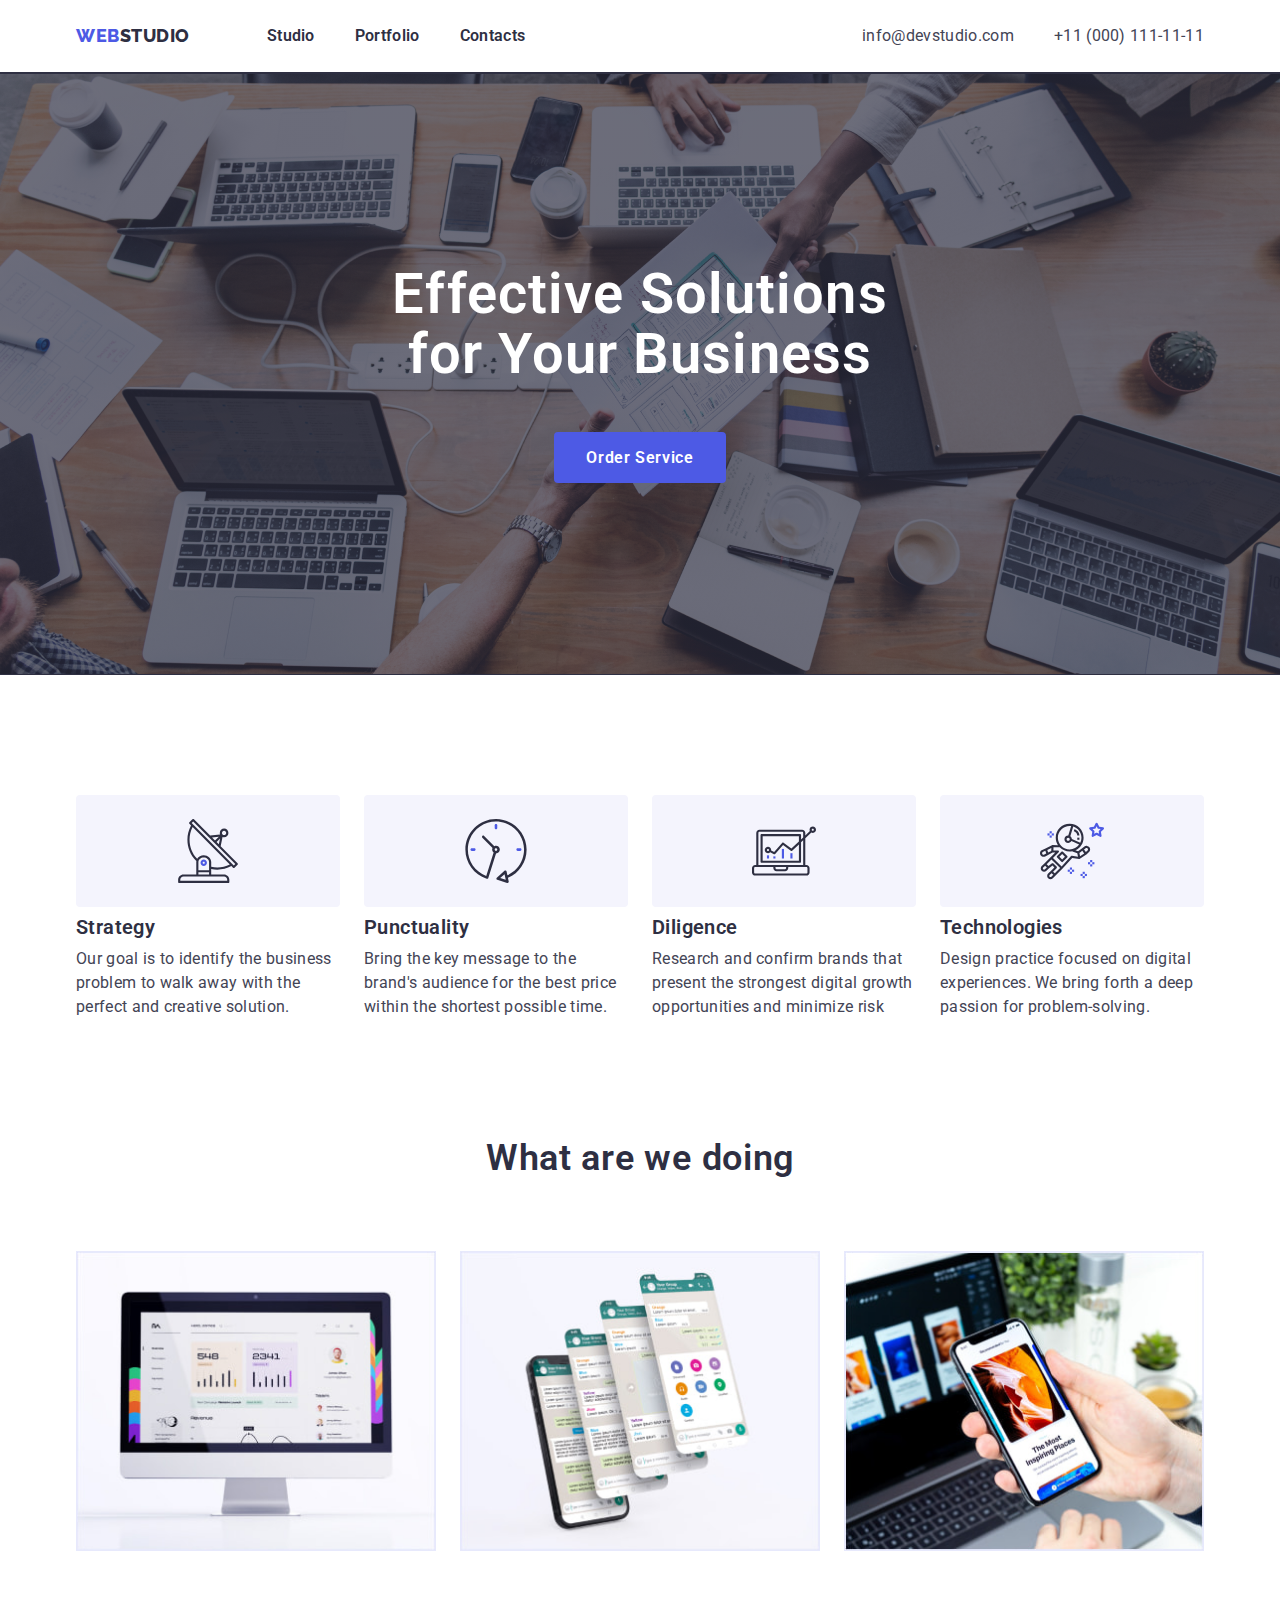
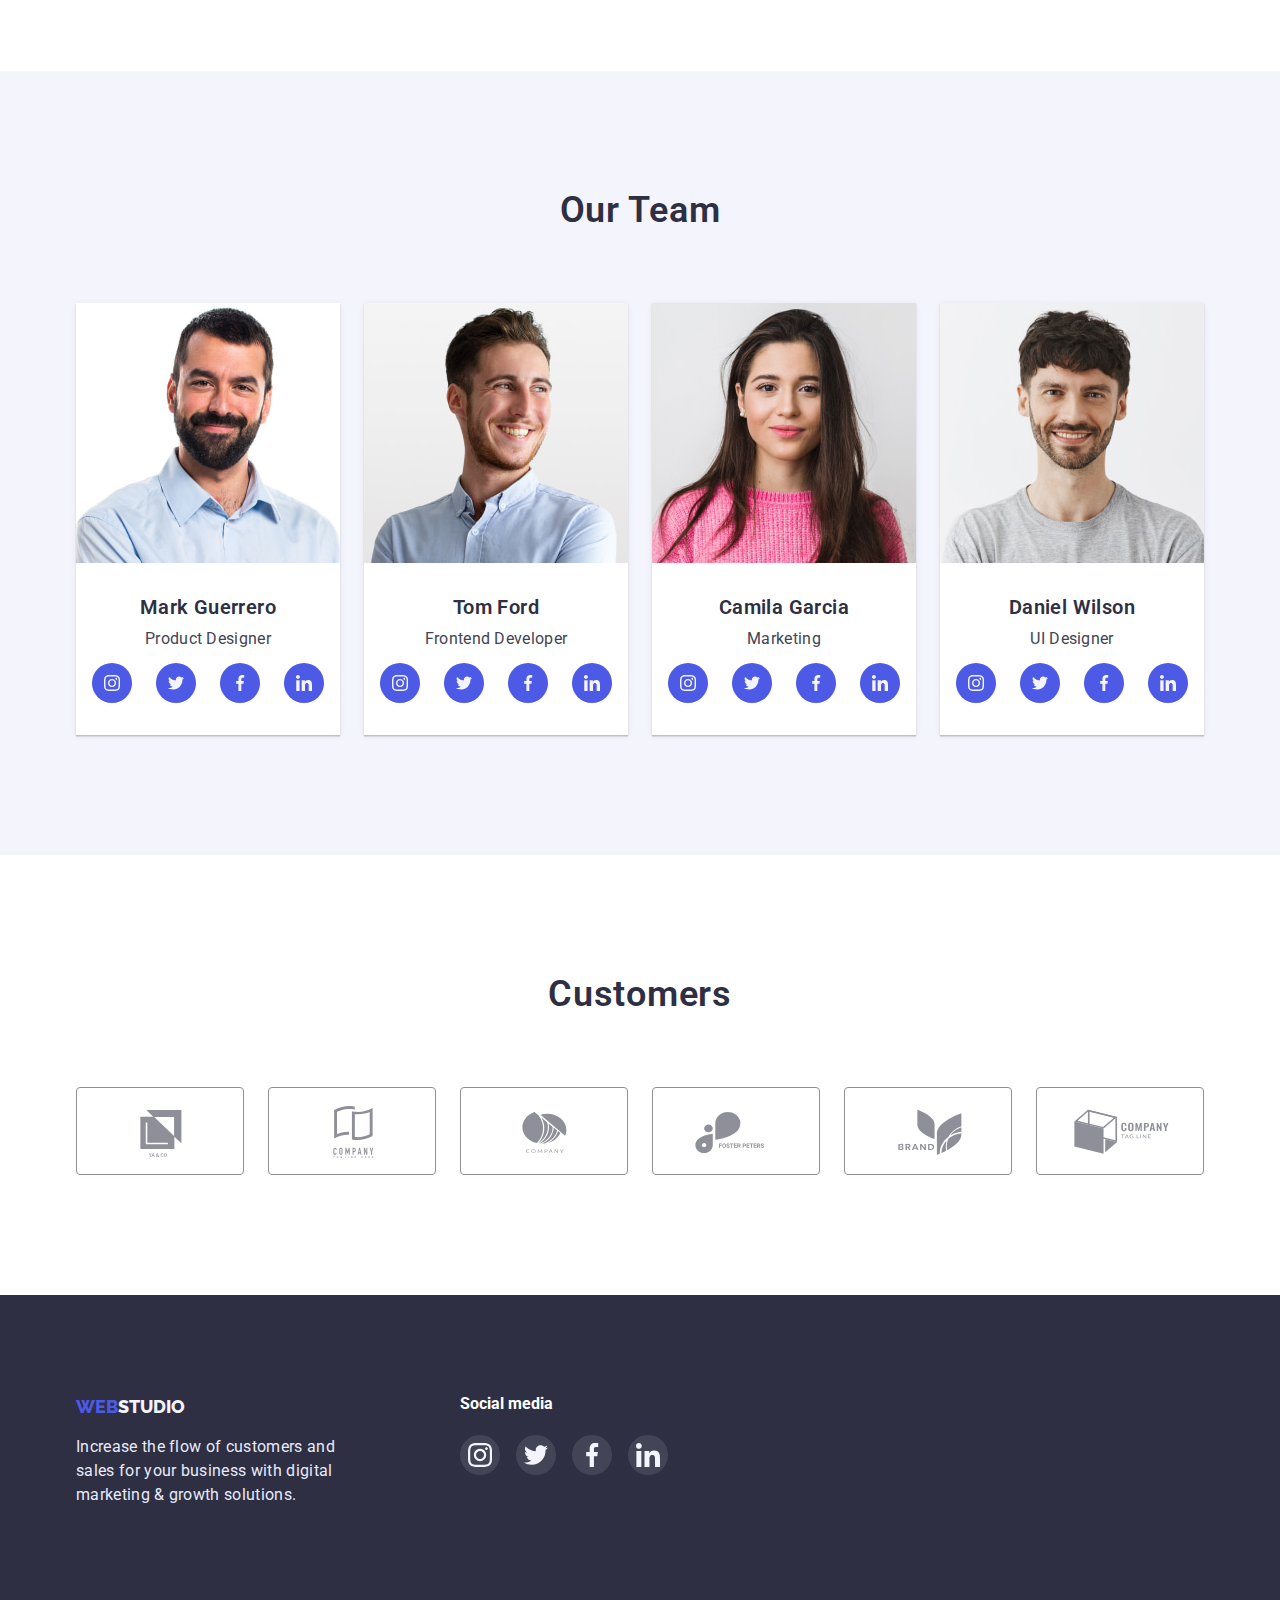
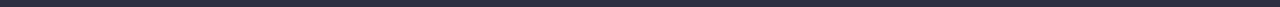
<file: index.html>
<!DOCTYPE html>
<html lang="en">
<head>
    <meta charset="UTF-8">
    <meta http-equiv="X-UA-Compatible" content="IE=edge">
    <meta name="viewport" content="width=device-width, initial-scale=1.0">

    <link
        rel="stylesheet"
        href="https://cdnjs.cloudflare.com/ajax/libs/modern-normalize/1.0.0/modern-normalize.min.css"
    />

    <link rel="preconnect" href="https://fonts.googleapis.com">
    <link rel="preconnect" href="https://fonts.gstatic.com" crossorigin>
    <link href="https://fonts.googleapis.com/css2?family=Roboto:wght@400;500;700;900&display=swap" rel="stylesheet">
    <link rel="preconnect" href="https://fonts.googleapis.com">
    <link rel="preconnect" href="https://fonts.gstatic.com" crossorigin>
    <link href="https://fonts.googleapis.com/css2?family=Raleway:wght@800&display=swap" rel="stylesheet">

    <link rel="stylesheet" href="./css/styles.css">   

    <title>Studio</title>

</head>
<body>

    <header class="wraper-conteiner">
        <div class="container top-line" >
            <nav class="container-logo">
                <a href="/" class="logo"><span class="logo-web">web</span>studio</a>
                <ul class="navigation">
                    <li class="navigation-content"><a href="./index.html">Studio</a></li>
                    <li class="navigation-content"><a href="./portfolio.html">Portfolio</a></li>
                    <li class="navigation-content"><a href="/">Contacts</a></li>
                </ul>
            </nav>            
            <address class="contacts-container">
                <a class="contacts" href="mailto:info@devstudio.com">info@devstudio.com</a>
                <a class="contacts" href="tel:+110001111111">+11 (000) 111-11-11</a>
            </address>
        </div>
    </header>

    <main>
        <section class="title-page">
            <div class="container">
                <h1 class="title">Effective Solutions for Your Business</h1>
                <button type="button" class="title-button">Order Service</button>
            </div>

        </section>
        <div class="section skils-container">
            <ul class="container skills">
                <li class="skills-cards">
                    <div>
                        <svg class="skills-icon">
                            <use href="./images/icons.svg#icon-antenna_1"></use>
                        </svg>
                    </div>
                    <h3>Strategy</h3>
                    <p class="comment">Our goal is to identify the business problem to walk away with the perfect and creative solution. </p>
                </li>
                <li class="skills-cards">
                    <div>
                        <svg class="skills-icon">
                            <use href="./images/icons.svg#icon-clock_1"></use>
                        </svg>
                    </div>
                    <h3>Punctuality</h3>
                    <p class="comment">Bring the key message to the brand's audience for the best price within the shortest possible time.</p>
                </li>
                <li class="skills-cards">
                    <div>
                        <svg class="skills-icon">
                            <use href="./images/icons.svg#icon-diagram_1"></use>
                        </svg>
                    </div>
                    <h3>Diligence</h3>
                    <p class="comment">Research and confirm brands that present the strongest digital growth opportunities and minimize risk</p>
                </li>            
                <li class="skills-cards">
                    <div>
                        <svg class="skills-icon">
                            <use href="./images/icons.svg#icon-astronaut_1"></use>
                        </svg>
                    </div>
                    <h3>Technologies</h3>
                    <p class="comment">Design practice focused on digital experiences. We bring forth a deep passion for problem-solving.</p>
                </li>
            </ul>            
        </div>

        <section class="section examples-section">
            <div class="container">
                <h2>What are we doing</h2>
                <ul class="examples">
                    <li class="example-cards"><img src="./images/image_1.jpg" alt="Website" width="360"/></li>
                    <li class="example-cards"><img src="./images/image_2.jpg" alt="Messenger" width="360"/></li>
                    <li class="example-cards"><img src="./images/image_3.jpg" alt="application" width="360"/></li>
                </ul> 
            </div>
       
        </section>
        <section class="team-list">
            <div class="section container">
                <h2>Our Team</h2>
                <ul class="team-container">
                    <li class="team-cards">
                        <img src="./images/mark_guerrero.jpg" alt="Photo Mark Guerrero" width="264"/>
                        <div class="team-description">
                            <h3>Mark Guerrero</h3>
                            <p class="comment">Product Designer</p>                       
                        <ul class="team-cards-social">
                            <li>
                                <a href="">
                                    <svg class="team-cards-svg">
                                        <use href="./images/icons.svg#icon-instagram_2"></use>
                                    </svg>
                                </a>    
                            </li>
                            <li>
                                <a href="">
                                    <svg class="team-cards-svg">
                                        <use href="./images/icons.svg#icon-twitter_1"></use>
                                    </svg>
                                </a>    
                            </li>
                            <li>
                                <a href="">
                                    <svg class="team-cards-svg">
                                        <use href="./images/icons.svg#icon-facebook_1"></use>
                                    </svg>
                                </a>    
                            </li>
                            <li>
                                <a href="">
                                    <svg class="team-cards-svg">
                                        <use href="./images/icons.svg#icon-linkedin_1"></use>
                                    </svg>
                                </a>    
                            </li>
                        </ul>
                        </div>
 

                    </li>
                    <li class="team-cards">
                        <img src="./images/tom_ford.jpg" alt="Photo Tom Ford" width="264"/>
                        <div class="team-description">
                            <h3>Tom Ford</h3>
                            <p class="comment">Frontend Developer</p>                        
                            <ul class="team-cards-social">
                                <li>
                                    <a href="">
                                        <svg class="team-cards-svg">
                                            <use href="./images/icons.svg#icon-instagram_2"></use>
                                        </svg>
                                    </a>    
                                </li>
                                <li>
                                    <a href="">
                                        <svg class="team-cards-svg">
                                            <use href="./images/icons.svg#icon-twitter_1"></use>
                                        </svg>
                                    </a>    
                                </li>
                                <li>
                                    <a href="">
                                        <svg class="team-cards-svg">
                                            <use href="./images/icons.svg#icon-facebook_1"></use>
                                        </svg>
                                    </a>    
                                </li>
                                <li>
                                    <a href="">
                                        <svg class="team-cards-svg">
                                            <use href="./images/icons.svg#icon-linkedin_1"></use>
                                        </svg>
                                    </a>    
                                </li>
                            </ul>
                        </div>

                        
                    </li>
                    <li class="team-cards">
                        <img src="./images/camila_garcia.jpg" alt="Photo Camila Garcia" width="264"/>
                        <div class="team-description">
                            <h3>Camila Garcia</h3>
                            <p class="comment">Marketing</p>                        
                            <ul class="team-cards-social">
                                <li>
                                    <a href="">
                                        <svg class="team-cards-svg">
                                            <use href="./images/icons.svg#icon-instagram_2"></use>
                                        </svg>
                                    </a>    
                                </li>
                                <li>
                                    <a href="">
                                        <svg class="team-cards-svg">
                                            <use href="./images/icons.svg#icon-twitter_1"></use>
                                        </svg>
                                    </a>    
                                </li>
                                <li>
                                    <a href="">
                                        <svg class="team-cards-svg">
                                            <use href="./images/icons.svg#icon-facebook_1"></use>
                                        </svg>
                                    </a>    
                                </li>
                                <li>
                                    <a href="">
                                        <svg class="team-cards-svg">
                                            <use href="./images/icons.svg#icon-linkedin_1"></use>
                                        </svg>
                                    </a>    
                                </li>
                            </ul>
                        </div>

                        
                    </li>
                    <li class="team-cards">
                        <img src="./images/daniel_wilson.jpg" alt="Photo Daniel Wilson"/>
                        <div class="team-description">
                            <h3>Daniel Wilson</h3>
                            <p class="comment">UI Designer</p>
                            <ul class="team-cards-social">
                                <li>
                                    <a href="">
                                        <svg class="team-cards-svg">
                                            <use href="./images/icons.svg#icon-instagram_2"></use>
                                        </svg>
                                    </a>    
                                </li>
                                <li>
                                    <a href="">
                                        <svg class="team-cards-svg">
                                            <use href="./images/icons.svg#icon-twitter_1"></use>
                                        </svg>
                                    </a>    
                                </li>
                                <li>
                                    <a href="">
                                        <svg class="team-cards-svg">
                                            <use href="./images/icons.svg#icon-facebook_1"></use>
                                        </svg>
                                    </a>    
                                </li>
                                <li>
                                    <a href="">
                                        <svg class="team-cards-svg">
                                            <use href="./images/icons.svg#icon-linkedin_1"></use>
                                        </svg>
                                    </a>    
                                </li>
                            </ul>
                        </div>

                        
                    </li>
                </ul>

            </div>

        </section>

        <section class="section">
            <h2>Customers</h2>
            <ul class="company">
                <li>
                    <a href="">
                        <svg class="company-svg">
                            <use href="./images/icons.svg#icon-Logo1"></use>
                        </svg>
                    </a>    
                </li>

                <li>
                    <a href="">
                        <svg class="company-svg">
                            <use href="./images/icons.svg#icon-Logo2"></use>
                        </svg>
                    </a>    
                </li>

                <li>
                    <a href="">
                        <svg class="company-svg">
                            <use href="./images/icons.svg#icon-Logo3"></use>
                        </svg>
                    </a>    
                </li>

                <li>
                    <a href="">
                        <svg class="company-svg">
                            <use href="./images/icons.svg#icon-Logo4"></use>
                        </svg>
                    </a>    
                </li>

                <li>
                    <a href="">
                        <svg class="company-svg">
                            <use href="./images/icons.svg#icon-Logo5"></use>
                        </svg>
                    </a>    
                </li>

                <li>
                    <a href="">
                        <svg class="company-svg">
                            <use href="./images/icons.svg#icon-Logo6"></use>
                        </svg>
                    </a>    
                </li>

            </ul>
        </section>
    </main>

    <footer class="bottom-of-page">
        <div class="container container-footer">
            <div>
                <a href="/" class="logo-bottom-of-page"><span class="logo-web">web</span>studio</a>
                <p class="p-bottom-of-page">Increase the flow of customers and sales for your business with digital marketing & growth solutions.</p>
            </div>   
            <div class="social-media-container">
                <h4>Social media</h4>
                <ul class="social-media">
                    <li>
                        <a href="">
                            <svg class="social-media-svg">
                                <use href="./images/icons.svg#icon-instagram_2"></use>
                            </svg>
                        </a>    
                    </li>
             
                    <li>
                        <a href="">
                            <svg class="social-media-svg">
                                <use href="./images/icons.svg#icon-twitter_1"></use>
                            </svg>
                        </a>    
                    </li>
                 
                    <li>
                        <a href="">
                            <svg class="social-media-svg">
                                <use href="./images/icons.svg#icon-facebook_1"></use>
                            </svg>
                        </a>    
                    </li>
           
                    <li>
                        <a href="">
                            <svg class="social-media-svg">
                                <use href="./images/icons.svg#icon-linkedin_1"></use>
                            </svg>
                        </a>    
                    </li>
              
                </ul>

            </div>
        </div>
        
    </footer>
    
</body>
</html>
</file>
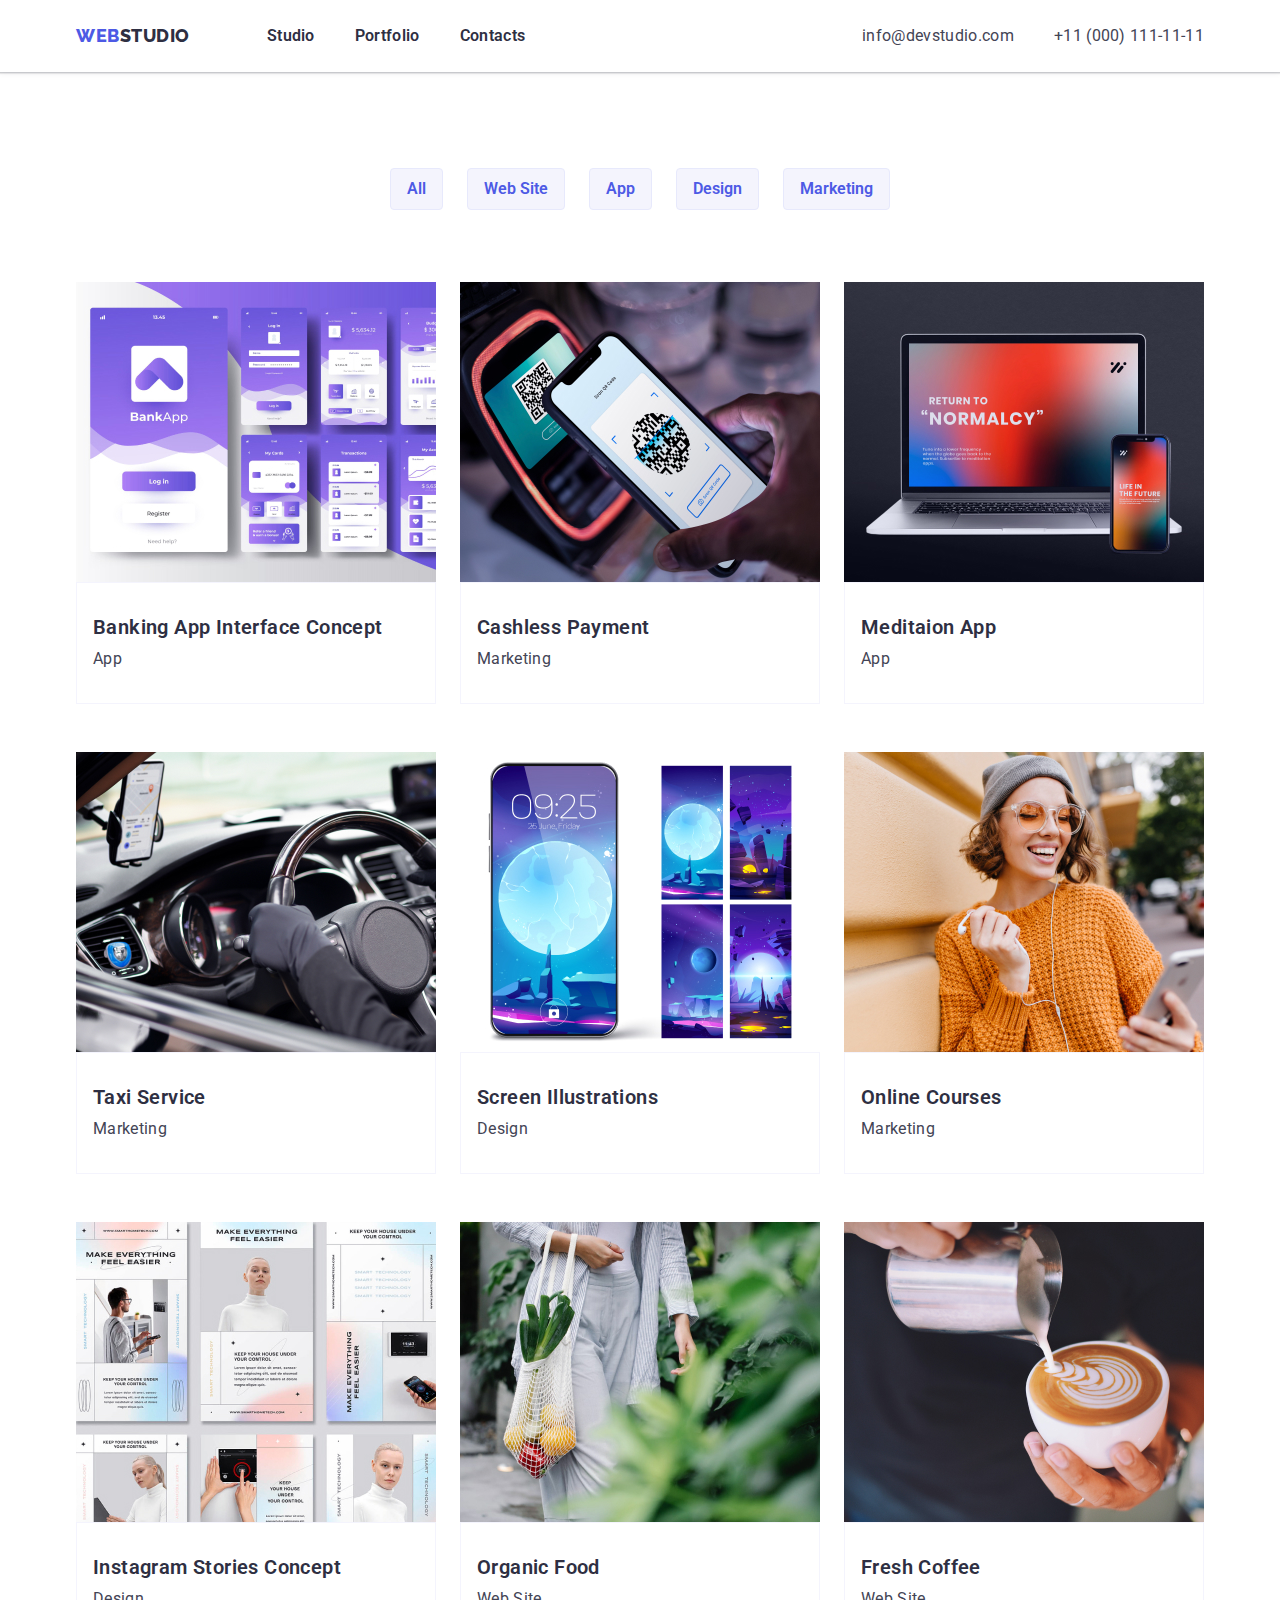
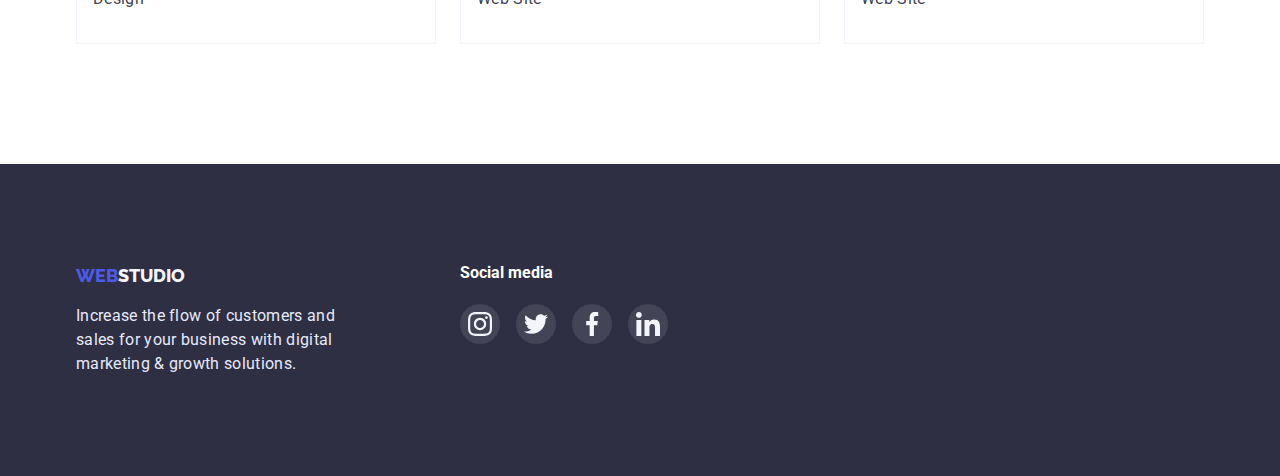
<file: portfolio.html>
<!DOCTYPE html>
<html lang="en">
<head>
    <meta charset="UTF-8">
    <meta http-equiv="X-UA-Compatible" content="IE=edge">
    <meta name="viewport" content="width=device-width, initial-scale=1.0">

    <link
        rel="stylesheet"
        href="https://cdnjs.cloudflare.com/ajax/libs/modern-normalize/1.0.0/modern-normalize.min.css"
    />

    <link rel="preconnect" href="https://fonts.googleapis.com">
    <link rel="preconnect" href="https://fonts.gstatic.com" crossorigin>
    <link href="https://fonts.googleapis.com/css2?family=Roboto:wght@400;500;700&display=swap" rel="stylesheet">
    <link rel="preconnect" href="https://fonts.googleapis.com">
    <link rel="preconnect" href="https://fonts.gstatic.com" crossorigin>
    <link href="https://fonts.googleapis.com/css2?family=Raleway:wght@800&display=swap" rel="stylesheet">

    <link rel="stylesheet" href="./css/styles.css">   

    <title>Portfolio</title>
</head>

<body>

    <header class="wraper-conteiner">
        <div class="container top-line" >
            <nav class="container-logo">
                <a href="/" class="logo"><span class="logo-web">web</span>studio</a>
                <ul class="navigation">
                    <li class="navigation-content"><a href="./index.html">Studio</a></li>
                    <li class="navigation-content"><a href="./portfolio.html">Portfolio</a></li>
                    <li class="navigation-content"><a href="/">Contacts</a></li>
                </ul>
            </nav>            
            <address class="contacts-container">
                <a class="contacts" href="mailto:info@devstudio.com">info@devstudio.com</a>
                <a class="contacts" href="tel:+110001111111">+11 (000) 111-11-11</a>
            </address>
        </div>
    </header>

    <main>
        <div class="container">
            <ul class="filter">
                <li><button type="button">All</button></li>
                <li><button type="button">Web Site</button></li>
                <li><button type="button">App</button></li>
                <li><button type="button">Design</button></li>
                <li><button type="button">Marketing</button></li>
            </ul>
        </div>

        <section class="section-portfolio">
            <ul class="container working-container">
                <li>
                    <a href="">
                        <img src="./images/banking-app-interface-concept.jpg" alt="Banking App" width="360"/>
                        <div class="working-description">
                            <h3>Banking App Interface Concept</h3>
                            <p class="comment">App</p>
                        </div>
                        
                    </a>
                <li>
                    <a href="">
                        <img src="./images/cashless_payment.jpg" alt="Cashless Payment" width="360"/>
                        <div class="working-description">
                            <h3>Cashless Payment</h3>
                            <p class="comment">Marketing</p>
                        </div>
                        
                    </a>
                </li>
                <li>
                    <a href="">
                        <img src="./images/meditaion-app.jpg" alt="Meditaion App" width="360"/>
                        <div class="working-description">
                            <h3>Meditaion App</h3>
                            <p class="comment">App</p>
                        </div>
                        
                    </a>
                </li>
                <li>
                    <a href="">
                        <img src="./images/taxi-service.jpg" alt="Taxi Service" width="360"/>
                        <div class="working-description">
                            <h3>Taxi Service</h3>
                            <p class="comment">Marketing</p>
                        </div>
                        
                    </a>
                </li>
                <li>
                    <a href="">
                        <img src="./images/screen-illustrations.jpg" alt="Screen Illustrations" width="360"/>
                        <div class="working-description">
                            <h3>Screen Illustrations</h3>
                            <p class="comment">Design</p>
                        </div>
                        
                    </a>
                </li>
                <li>
                    <a href="">
                        <img src="./images/online-courses.jpg" alt="Online Courses" width="360"/>
                        <div class="working-description">
                            <h3>Online Courses</h3>
                            <p class="comment">Marketing</p>
                        </div>
                        
                    </a>
                </li>
                <li>
                    <a href="">                 
                        <img src="./images/instagram-stories-concept.jpg" alt="Instagram Stories Concept" width="360"/>
                        <div class="working-description">
                            <h3>Instagram Stories Concept</h3>
                            <p class="comment">Design</p>
                        </div>
                        
                    </a>
                </li>
                <li>
                    <a href="">
                        <img src="./images/organic-food.jpg" alt="Organic Food" width="360"/>
                        <div class="working-description">
                            <h3>Organic Food</h3>
                            <p class="comment">Web Site</p>
                        </div>
                        
                    </a>
                </li>
                <li>
                    <a href="">
                        <img src="./images/fresh-coffee.jpg" alt="Fresh Coffee" width="360"/>
                        <div class="working-description">
                            <h3>Fresh Coffee</h3>
                            <p class="comment">Web Site</p>
                        </div>
                        
                    </a>
                </li>
            </ul>

        </section>
    </main>

    <footer class="bottom-of-page">
        <div class="container container-footer">
            <div>
                <a href="/" class="logo-bottom-of-page"><span class="logo-web">web</span>studio</a>
                <p class="p-bottom-of-page">Increase the flow of customers and sales for your business with digital marketing & growth solutions.</p>
            </div>   
            <div class="social-media-container">
                <h4>Social media</h4>
                <ul class="social-media">
                    <li>
                        <a href="">
                            <svg class="social-media-svg">
                                <use href="./images/icons.svg#icon-instagram_2"></use>
                            </svg>
                        </a>    
                    </li>
             
                    <li>
                        <a href="">
                            <svg class="social-media-svg">
                                <use href="./images/icons.svg#icon-twitter_1"></use>
                            </svg>
                        </a>    
                    </li>
                 
                    <li>
                        <a href="">
                            <svg class="social-media-svg">
                                <use href="./images/icons.svg#icon-facebook_1"></use>
                            </svg>
                        </a>    
                    </li>
           
                    <li>
                        <a href="">
                            <svg class="social-media-svg">
                                <use href="./images/icons.svg#icon-linkedin_1"></use>
                            </svg>
                        </a>    
                    </li>
              
                </ul>


            </div>
        </div>
        
    </footer>
    
</body>
</html>
</file>
<file: css/styles.css>
html,
body {
    font-family: 'Roboto', sans-serif;
}

:root {
    --primary-brand: #4D5AE5;
    --dark: #2E2F42;
    --text: #434455;
    --accent: #E7E9FC;
    --light: #F4F4FD;
    --white: #fff;
}

h1,h2,h3,h4,p {
    margin-top: 0;
    margin-bottom: 0;
}

ul,ol {
    margin-top: 0;
    margin-bottom: 0;
    padding-left: 0;
}

img {
    display: block;
    max-width: 100%;
    height: auto;
}

li {
    list-style-type: none;
}

a {
    text-decoration: none;
}

.wraper-conteiner {
    background-color: var(--white);
    box-shadow: 0px 2px 1px rgba(46, 47, 66, 0.08), 0px 1px 1px rgba(46, 47, 66, 0.16), 0px 1px 6px rgba(46, 47, 66, 0.08);
}

.title {
    display: block;
    margin-right: auto;
    margin-left: auto;
    margin-bottom: 48px;
    width: 500px;
    line-height: 60px;
    font-weight: 600;
    font-size: 56px;
    color: var(--white);
    text-align: center;
    letter-spacing: 0.02em;
}

h2 {
    font-weight: 600;
    font-size: 36px;
    line-height: 1.11;
    color: var(--dark);
    text-align: center;
    letter-spacing: 0.02em;
}

h3 {
    font-weight: 600;
    font-size: 20px;
    line-height: 1.2;
    color: var(--dark);
    letter-spacing: 0.02em;
}

h4 {
    width: 96px;
    height: 24px;
    color: var(--white);
}

.title-page {
    background-color: var(--dark);
    padding-top: 192px;
    padding-bottom: 192px;
    background-image: linear-gradient(rgba(46, 47, 66, 0.7), rgba(46, 47, 66, 0.7)), url(../images/header_bgr_img.jpg);
    background-repeat: no-repeat;
    background-position: center;
    background-size: auto;
}


.logo {
    font-family: 'Raleway', sans-serif;
    font-weight: 800;
    font-size: 18px;
    line-height: 1.33;
    color: var(--dark);
    text-transform: uppercase;
    letter-spacing: 0.03em;
}

.logo-web {
    color: var(--primary-brand);
}

.navigation {
    display: flex;
    margin-left: 77px;
    font-weight: 600;
    font-size: 16px;
    line-height: 1.5;
}

.navigation a {
    color: var(--dark);
    letter-spacing: 0.02em;
}

.navigation a:hover,
.navigation a:focus {
    color: var(--text);
}

.navigation a:active {
    color: var(--primary-brand);
}

.contacts-container {
    display: flex;
    text-decoration: none;
    font-style: normal;
    font-weight: 400;
    font-size: 16px;
    line-height: 1.5;
    color: var(--text);
}

.contacts {
    color: var(--text);
    letter-spacing: 0.02em;
}

.contacts:hover,
.contacts:focus {
    color: var(--primary-brand);
}

.title-button {
    display: block;
    margin-right: auto;
    margin-left: auto;
    padding: 16px 32px;
    background-color: var(--primary-brand);;
    border-radius: 4px;
    font-weight: 600;
    font-size: 16px;
    line-height: 1.1875;
    color: var(--white);
    border: none;
    cursor: pointer;
    letter-spacing: 0.04em;
}

.title-button:hover,
.title-button:focus {
    box-shadow: 0px 4px 4px rgba(0, 0, 0, 0.15);
}

.team-list {
    background-color: var(--light);
}

.team-list h3 {
    text-align: center;
}

.team-list .comment {
    text-align: center;
}

.comment {
    font-weight: 400;
    font-size: 16px;
    line-height: 1.5;
    color: var(--text);
    letter-spacing: 0.02em;
}

.bottom-of-page {
    background-color: var(--dark);
}

.logo-bottom-of-page {
    font-family: 'Raleway', sans-serif;
    font-weight: 800;
    font-size: 18px;
    line-height: 1.33;
    color: var(--light);
    text-transform: uppercase;
    
}

.p-bottom-of-page {
    display: block;
    width: 264px;
    margin-top: 16px;
    font-weight: 400;
    font-size: 16px;
    line-height: 1.5;
    color: var(--accent);
    letter-spacing: 0.02em;
}

.filter {
    display: flex;
    justify-content: center;
    padding-top: 96px;
    padding-bottom: 72px;
} 

.filter li:not(:last-child) {
    margin-right: 24px;
}

.filter button {
    font-weight: 600;
    font-size: 16px;
    line-height: 1.5;
    padding: 8px 16px;
    color: var(--primary-brand);;
    background-color: var(--light);
    border: 1px solid var(--accent);
    border-radius: 4px;
    cursor: pointer;
}

.filter button:hover,
.filter button:focus {
    border: 0;
    background-color: var(--primary-brand);;
    color: var(--white);
    box-shadow: 0px 3px 1px rgba(0, 0, 0, 0.1), 0px 2px 1px rgba(0, 0, 0, 0.08), 0px 2px 2px rgba(0, 0, 0, 0.12);
}

.container {
    width: 1158px;
    margin-left: auto;
    margin-right: auto;
    padding-left: 15px;
    padding-right: 15px;
}

.top-line {
    display: flex;
    align-items: center;
    justify-content: space-between;
    padding-top: 24px;
    padding-bottom: 24px;
}

.container-logo {
    display: flex;
}

.navigation-content:not(:last-child) {
    margin-right: 40px;
}

.contacts:not(:first-child) {
    margin-left: 40px;
}

.section {
    padding-top: 120px;
    padding-bottom: 120px;
}

.skills {
    display: flex;
    column-gap: 24px;
}

.skills-cards {
    flex-basis: calc((100%-72px)/4);
    justify-content: space-between;
}

.skills-cards div {
    display: flex;
    justify-content: center;
    align-items: center;
    width: 264px;
    height: 112px;
    background-color: var(--light);
    margin-bottom: 8px;
    border-radius: 4px;
}

.skills-icon {
    width: 64px;
    height: 64px;
}

.skills h3 {
    margin-bottom: 8px;
}

.examples-section {
    padding-top: 0;
}

.examples {
    display: flex;
    justify-content: space-between;
    column-gap: 24px;
    margin-top: 72px;
}

.example-cards {
    flex-basis: calc((100%-48px)/3);
    border: 1px solid #E7E9FC;
}

.team-container {
    display: flex;
    justify-content: space-between;
    column-gap: 24px;
    margin-top: 72px;
}

.team-cards {
    box-shadow: 0px 1px 6px rgba(46, 47, 66, 0.08), 0px 1px 1px rgba(46, 47, 66, 0.16), 0px 2px 1px rgba(46, 47, 66, 0.08);
}

.team-description {
    padding: 32px 16px;
    background-color: var(--white);
}

.team-description .comment {
    margin-top: 8px;
    margin-bottom: 12px;
}

.team-cards-social {
    display: flex;
    justify-content: center;
    gap: 24px;
}

.team-cards-social a {
    display: flex;
    justify-content: center;
    align-items: center;
    background-color: var(--primary-brand);
    width: 40px;
    height: 40px;
    border-radius: 50%;
}

.team-cards-svg {
    width: 16px;
    height: 16px;
    fill: var(--light);
}

.company {
    display: flex;
    justify-content: center;
    gap: 24px;
    margin-top: 72px;
}

.company a {
    width: 168px;
    height: 88px;
    border: 1px solid #8E8F99;
    border-radius: 4px;
    display: flex;
    justify-content: center;
    align-items: center;
    fill: #8E8F99;

}

.company a:hover,
.company a:focus {
    border: 1px solid var(--primary-brand);
    fill: var(--primary-brand);
}

.company-svg {
    width: 104px;
    height: 56px;
}

.social-media-container {
    margin-left: 120px;
}

.social-media {
    display: flex;
    margin-top: 16px;
    gap: 16px;
}

.social-media a {
    display: flex;
    justify-content: center;
    align-items: center;
    width: 40px;
    height: 40px;
    border-radius: 50%;
    background-color: rgba(255, 255, 255, 0.1);
}


.social-media a:hover,
.social-media a:focus {
    background-color: #31D0AA;
}

.social-media-svg {
    fill: var(--light);
    width: 24px;
    height: 24px;
}

.container-footer {
    display: flex;
    padding-top: 100px;
    padding-bottom: 100px;
}

.section-portfolio {
    padding-bottom: 120px;
}

.working-container{
    display: flex;
    justify-content: space-between;
    flex-wrap: wrap;
}

.working-container li {
    width: 360px;
}

.working-description {
    padding: 32px 16px;
    border: 0.5px solid var(--light);
}

.working-description p {
    margin-top: 8px;
}

.working-container li:not(:nth-child(3n+3)) {
    margin-right: 24px;
}

.working-container li:nth-last-child(n+4) {
    margin-bottom: 48px;
}

.working-container li:hover {
    box-shadow: 0px 1px 6px rgba(46, 47, 66, 0.08), 0px 1px 1px rgba(46, 47, 66, 0.16), 0px 2px 1px rgba(46, 47, 66, 0.08);
}
</file>
